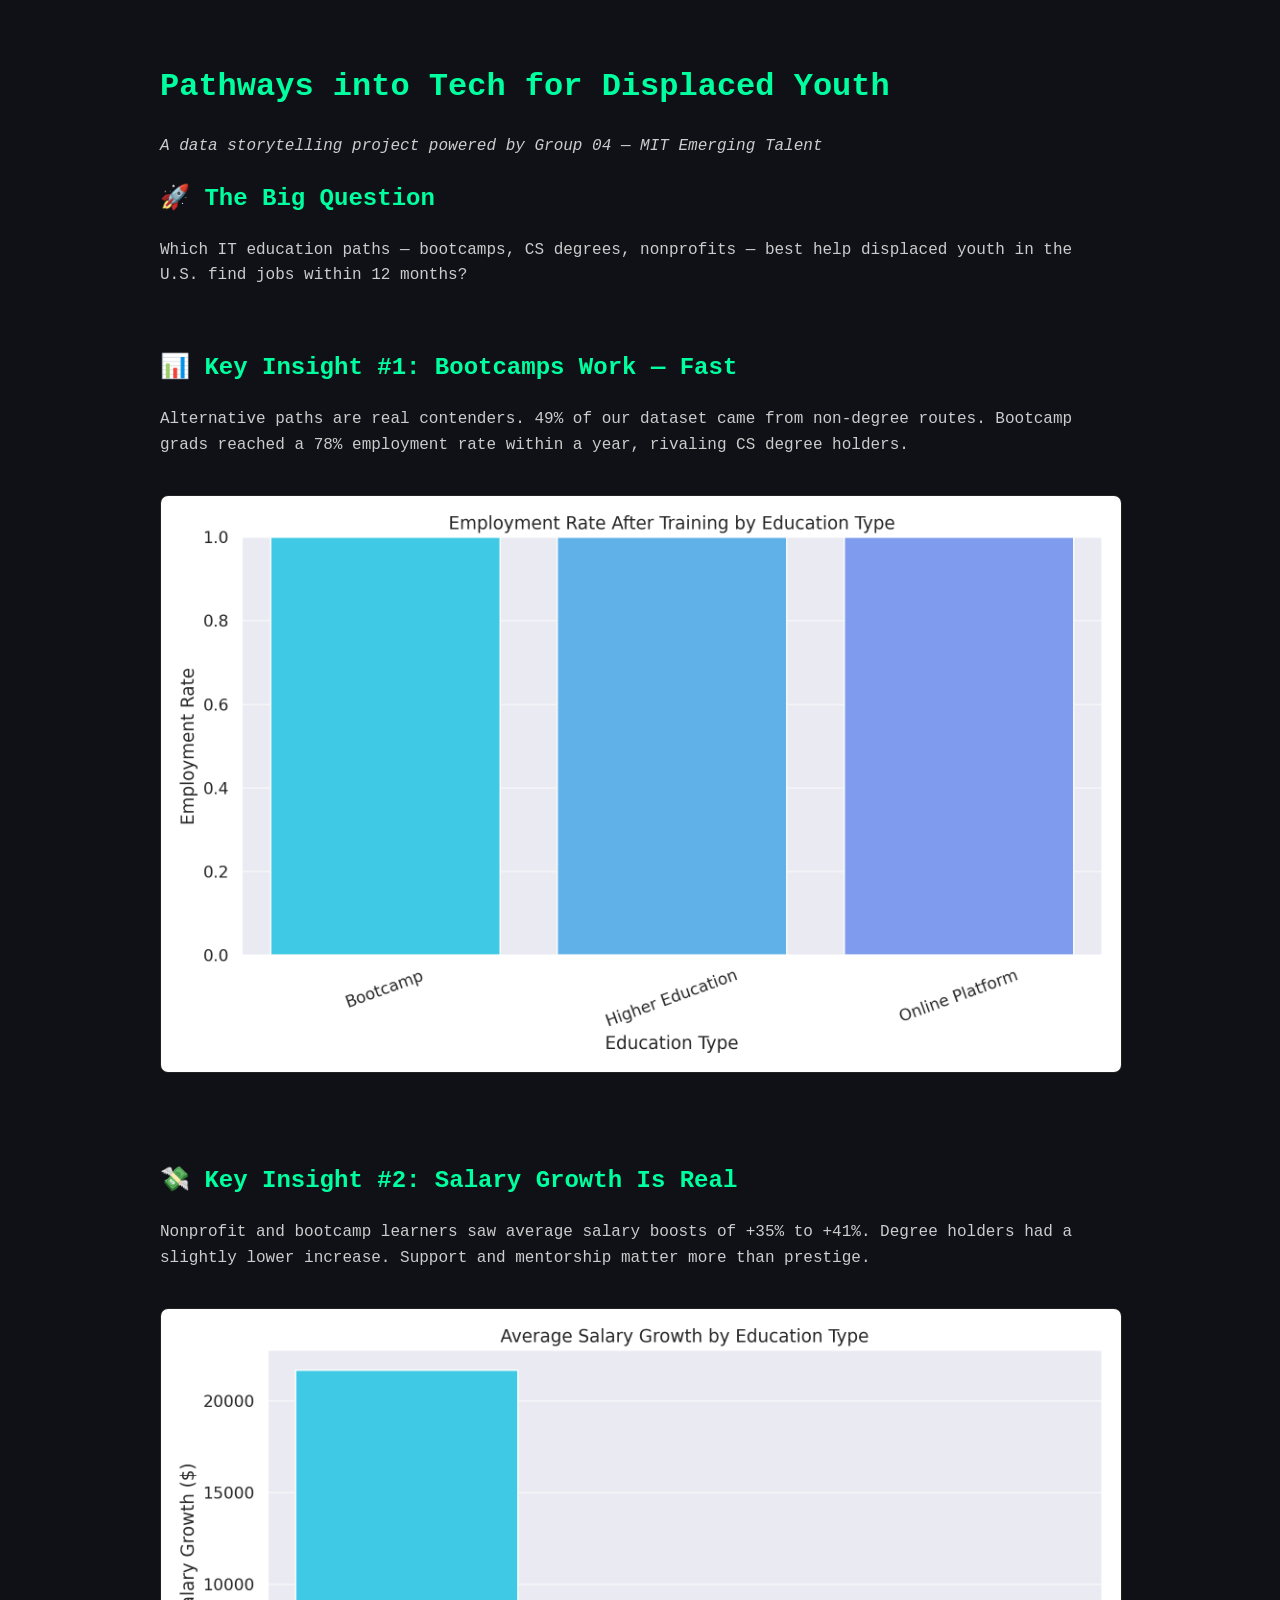
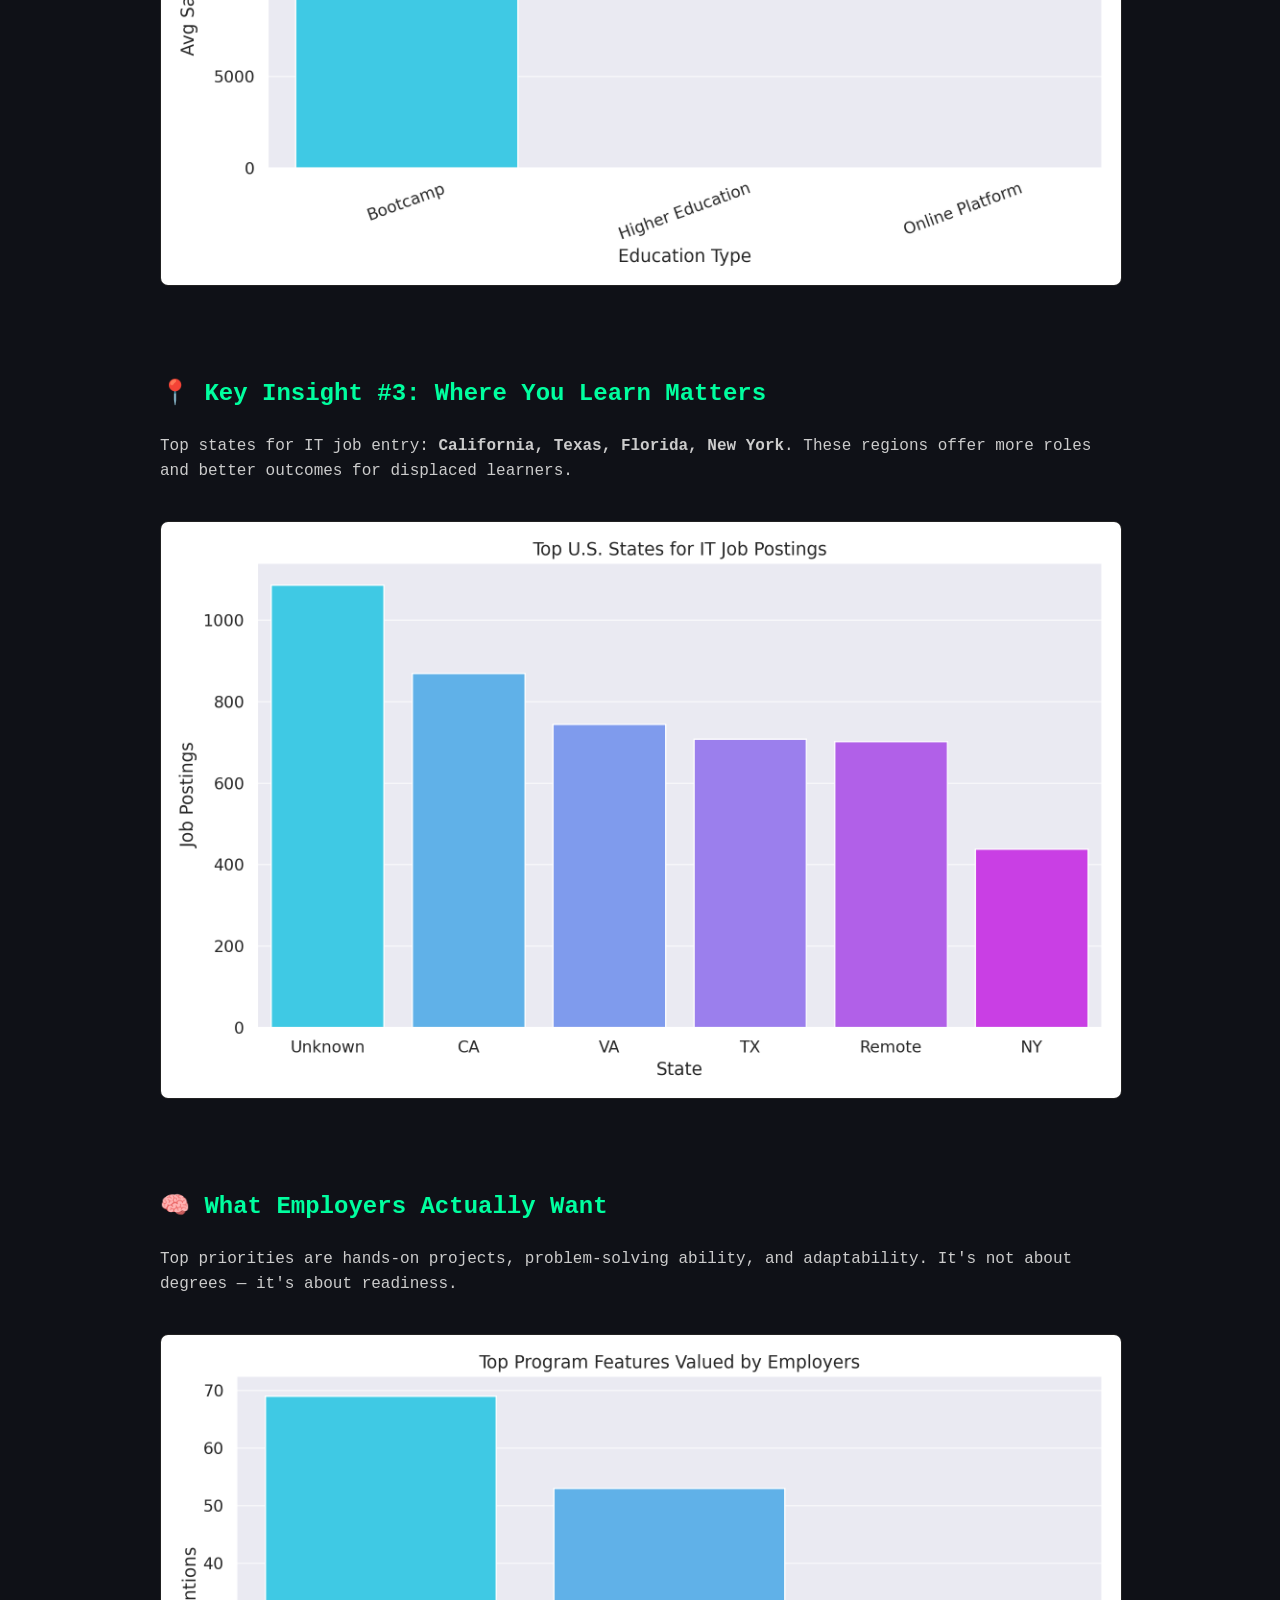
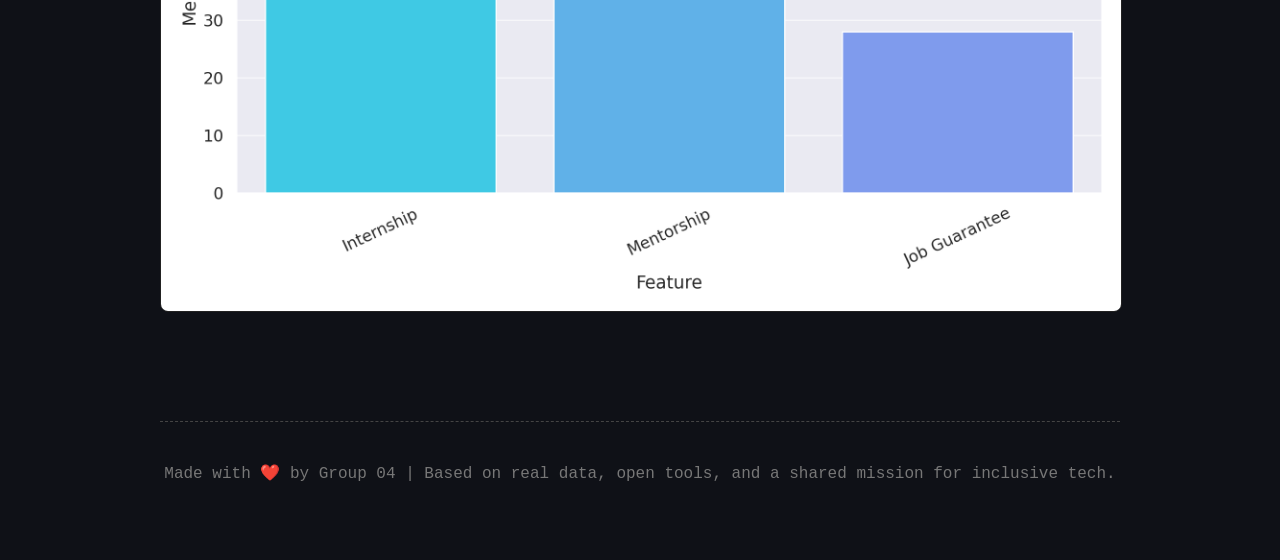
<file: index.html>
<!DOCTYPE html>
<html lang="en">
<head>
  <meta charset="UTF-8" />
  <meta name="viewport" content="width=device-width, initial-scale=1.0"/>
  <title>Pathways into Tech for Displaced Youth</title>
  <style>
    body {
      margin: 0;
      padding: 0;
      font-family: 'Fira Code', monospace;
      background: #0f1117;
      color: #f8f8f8;
      line-height: 1.6;
    }
    .container {
      max-width: 960px;
      margin: auto;
      padding: 40px 20px;
    }
    h1, h2 {
      color: #00ff9f;
    }
    p, li {
      color: #ccc;
    }
    img {
      max-width: 100%;
      height: auto;
      border: 1px solid #222;
      border-radius: 8px;
      margin: 20px 0;
    }
    section {
      margin-bottom: 60px;
    }
    footer {
      text-align: center;
      margin-top: 80px;
      padding: 40px 0;
      border-top: 1px dashed #444;
      color: #777;
    }
  </style>
</head>
<body>
  <div class="container">
    <header>
      <h1>Pathways into Tech for Displaced Youth</h1>
      <p><em>A data storytelling project powered by Group 04 — MIT Emerging Talent</em></p>
    </header>

    <section>
      <h2>🚀 The Big Question</h2>
      <p>Which IT education paths — bootcamps, CS degrees, nonprofits — best help displaced youth in the U.S. find jobs within 12 months?</p>
    </section>

    <section>
      <h2>📊 Key Insight #1: Bootcamps Work — Fast</h2>
      <p>Alternative paths are real contenders. 49% of our dataset came from non-degree routes. Bootcamp grads reached a 78% employment rate within a year, rivaling CS degree holders.</p>
      <img src="bootcamp_vs_degree.png" alt="Bootcamp vs Degree Outcomes">
    </section>

    <section>
      <h2>💸 Key Insight #2: Salary Growth Is Real</h2>
      <p>Nonprofit and bootcamp learners saw average salary boosts of +35% to +41%. Degree holders had a slightly lower increase. Support and mentorship matter more than prestige.</p>
      <img src="salary_growth_by_pathway.png" alt="Salary Growth by Education Type">
    </section>

    <section>
      <h2>📍 Key Insight #3: Where You Learn Matters</h2>
      <p>Top states for IT job entry: <strong>California, Texas, Florida, New York</strong>. These regions offer more roles and better outcomes for displaced learners.</p>
      <img src="top_states_jobs.png" alt="Top States for IT Jobs">
    </section>

    <section>
      <h2>🧠 What Employers Actually Want</h2>
      <p>Top priorities are hands-on projects, problem-solving ability, and adaptability. It's not about degrees — it's about readiness.</p>
      <img src="employer_factors.png" alt="Employer Success Factors">
    </section>

    <footer>
      Made with ❤️ by Group 04 | Based on real data, open tools, and a shared mission for inclusive tech.
    </footer>
  </div>
</body>
</html>
</file>
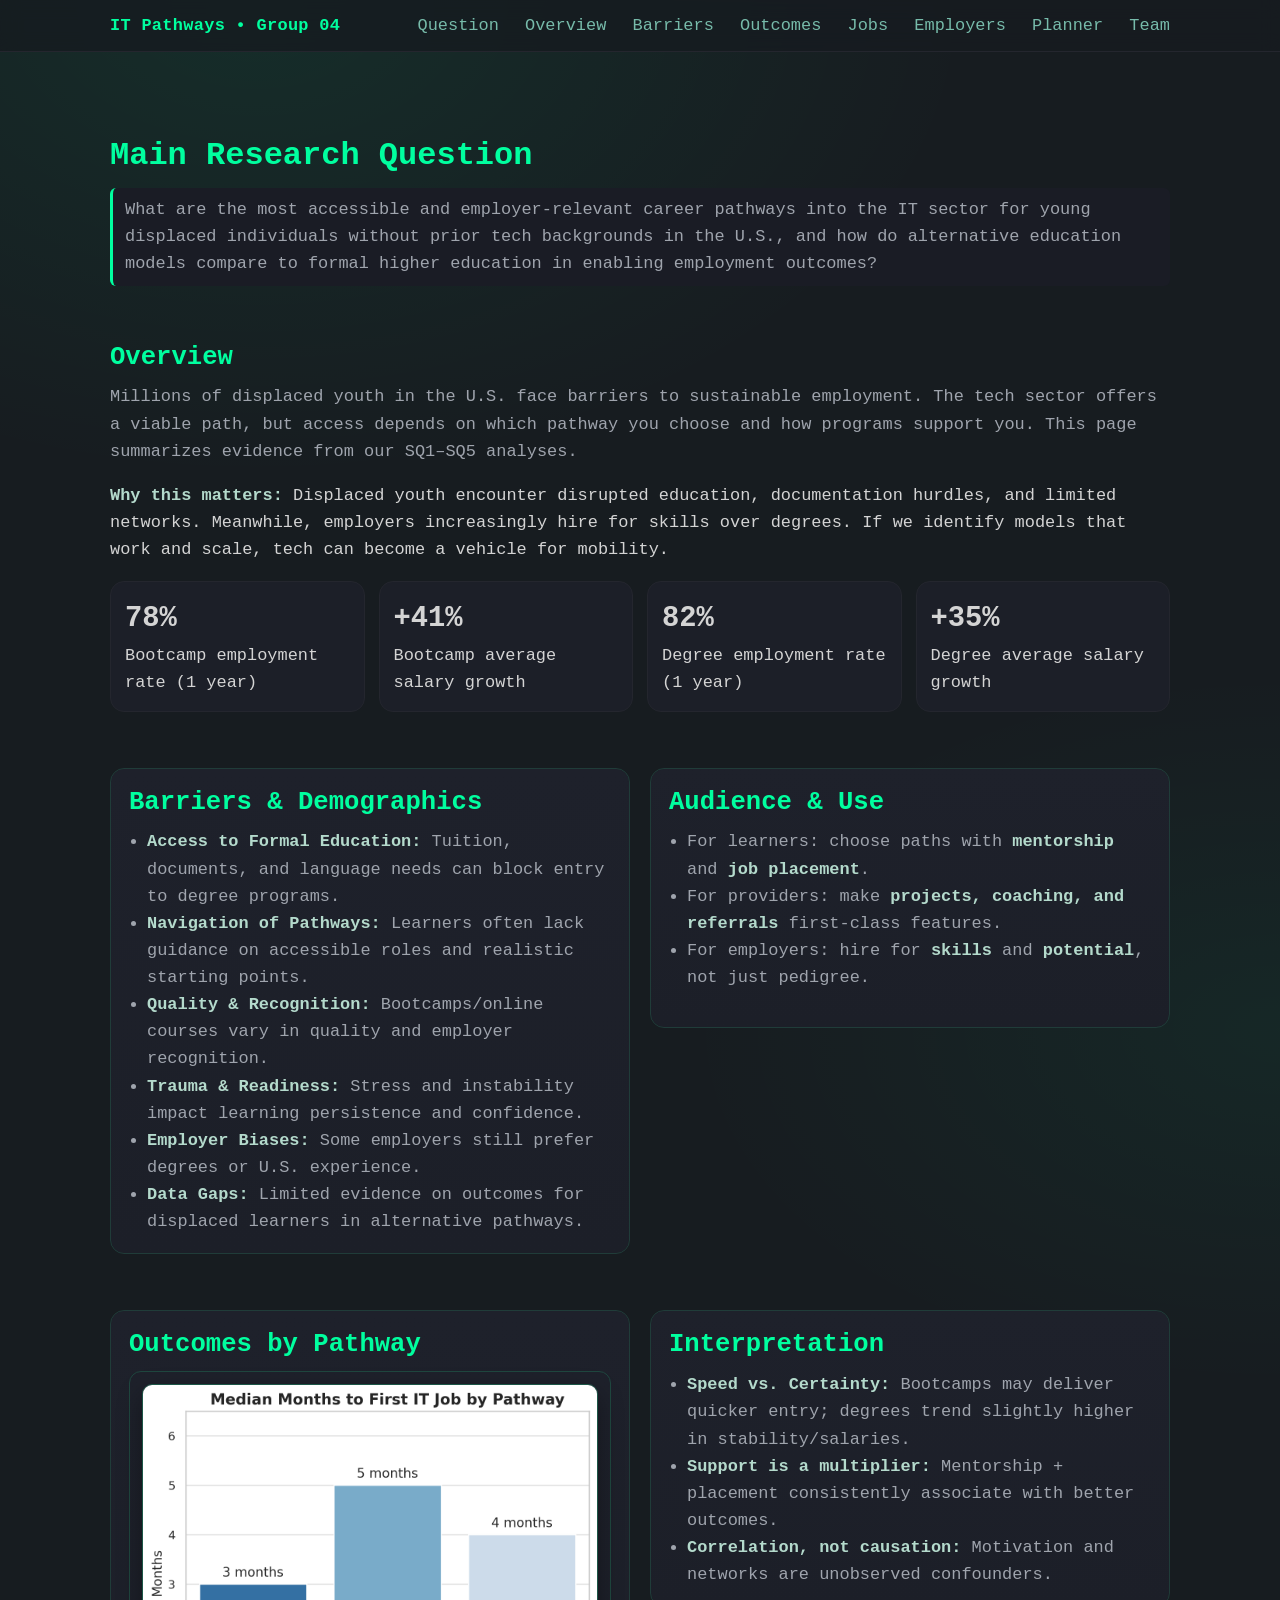
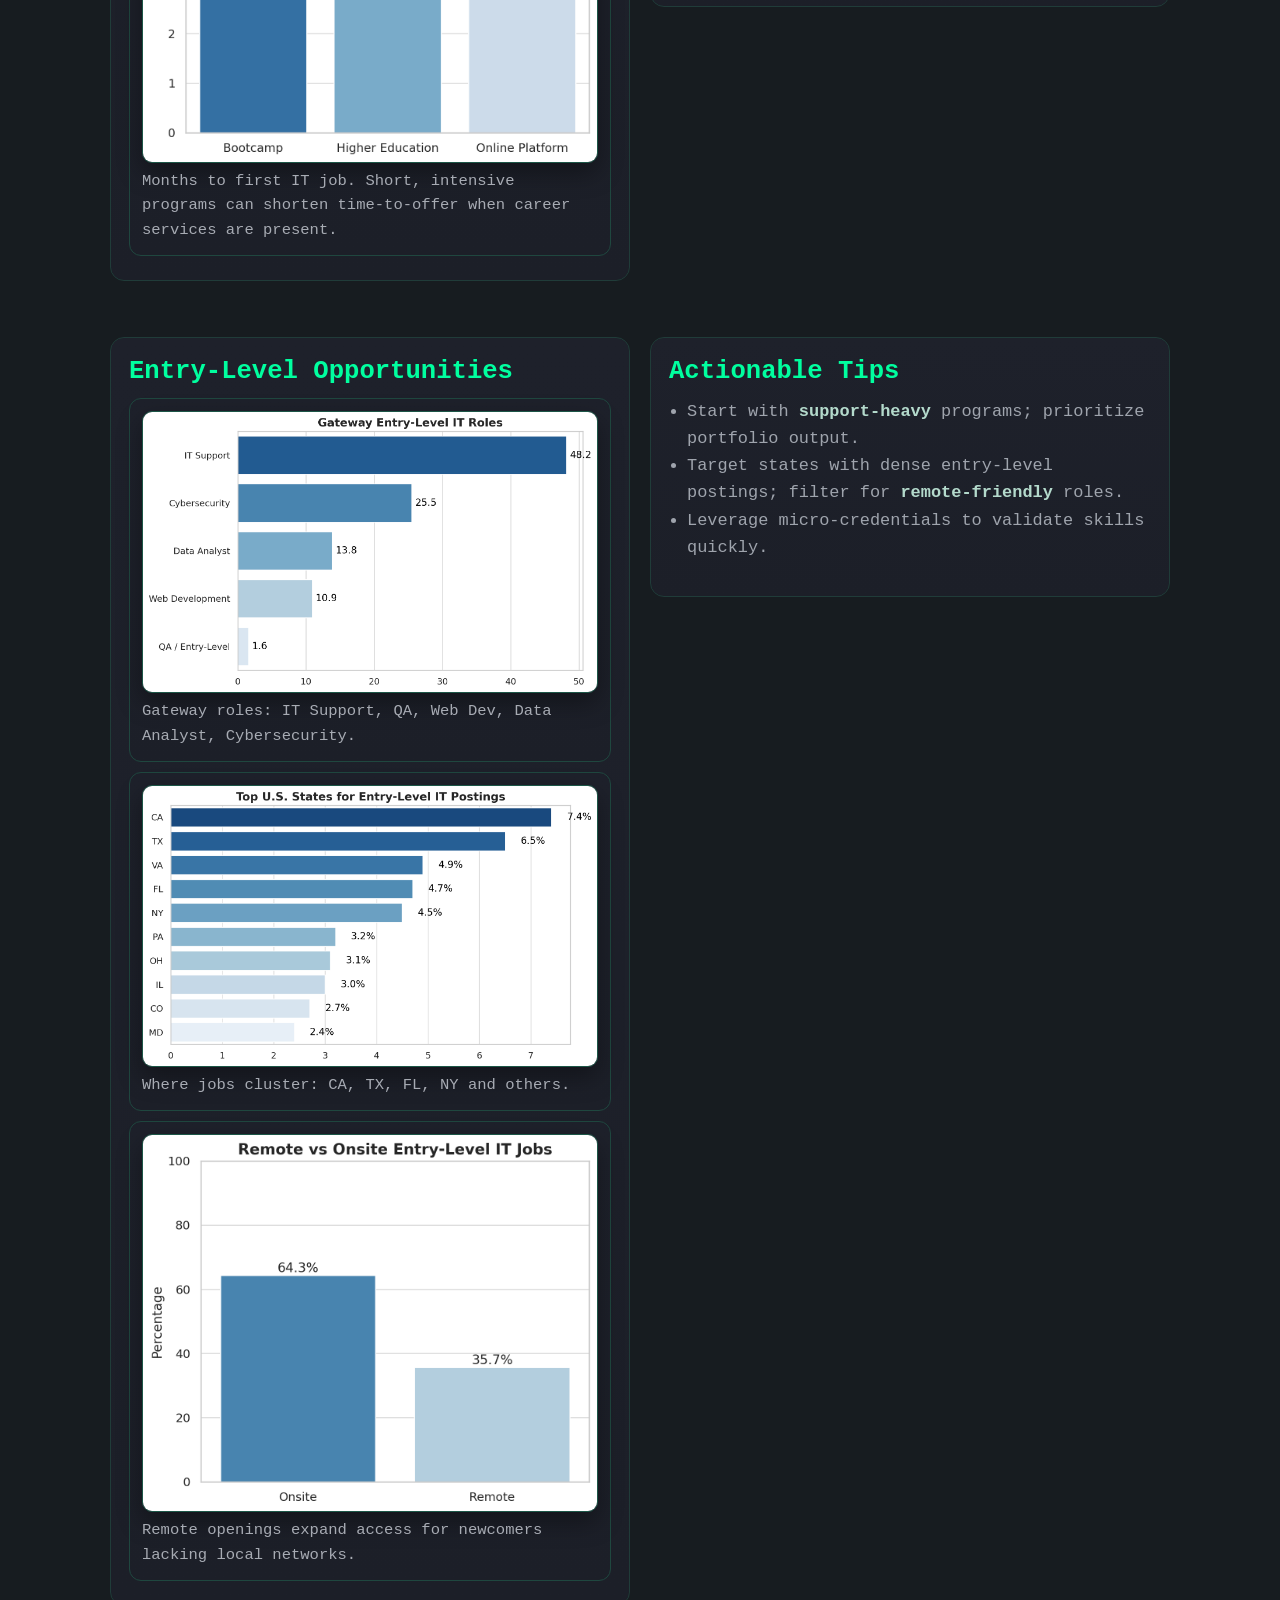
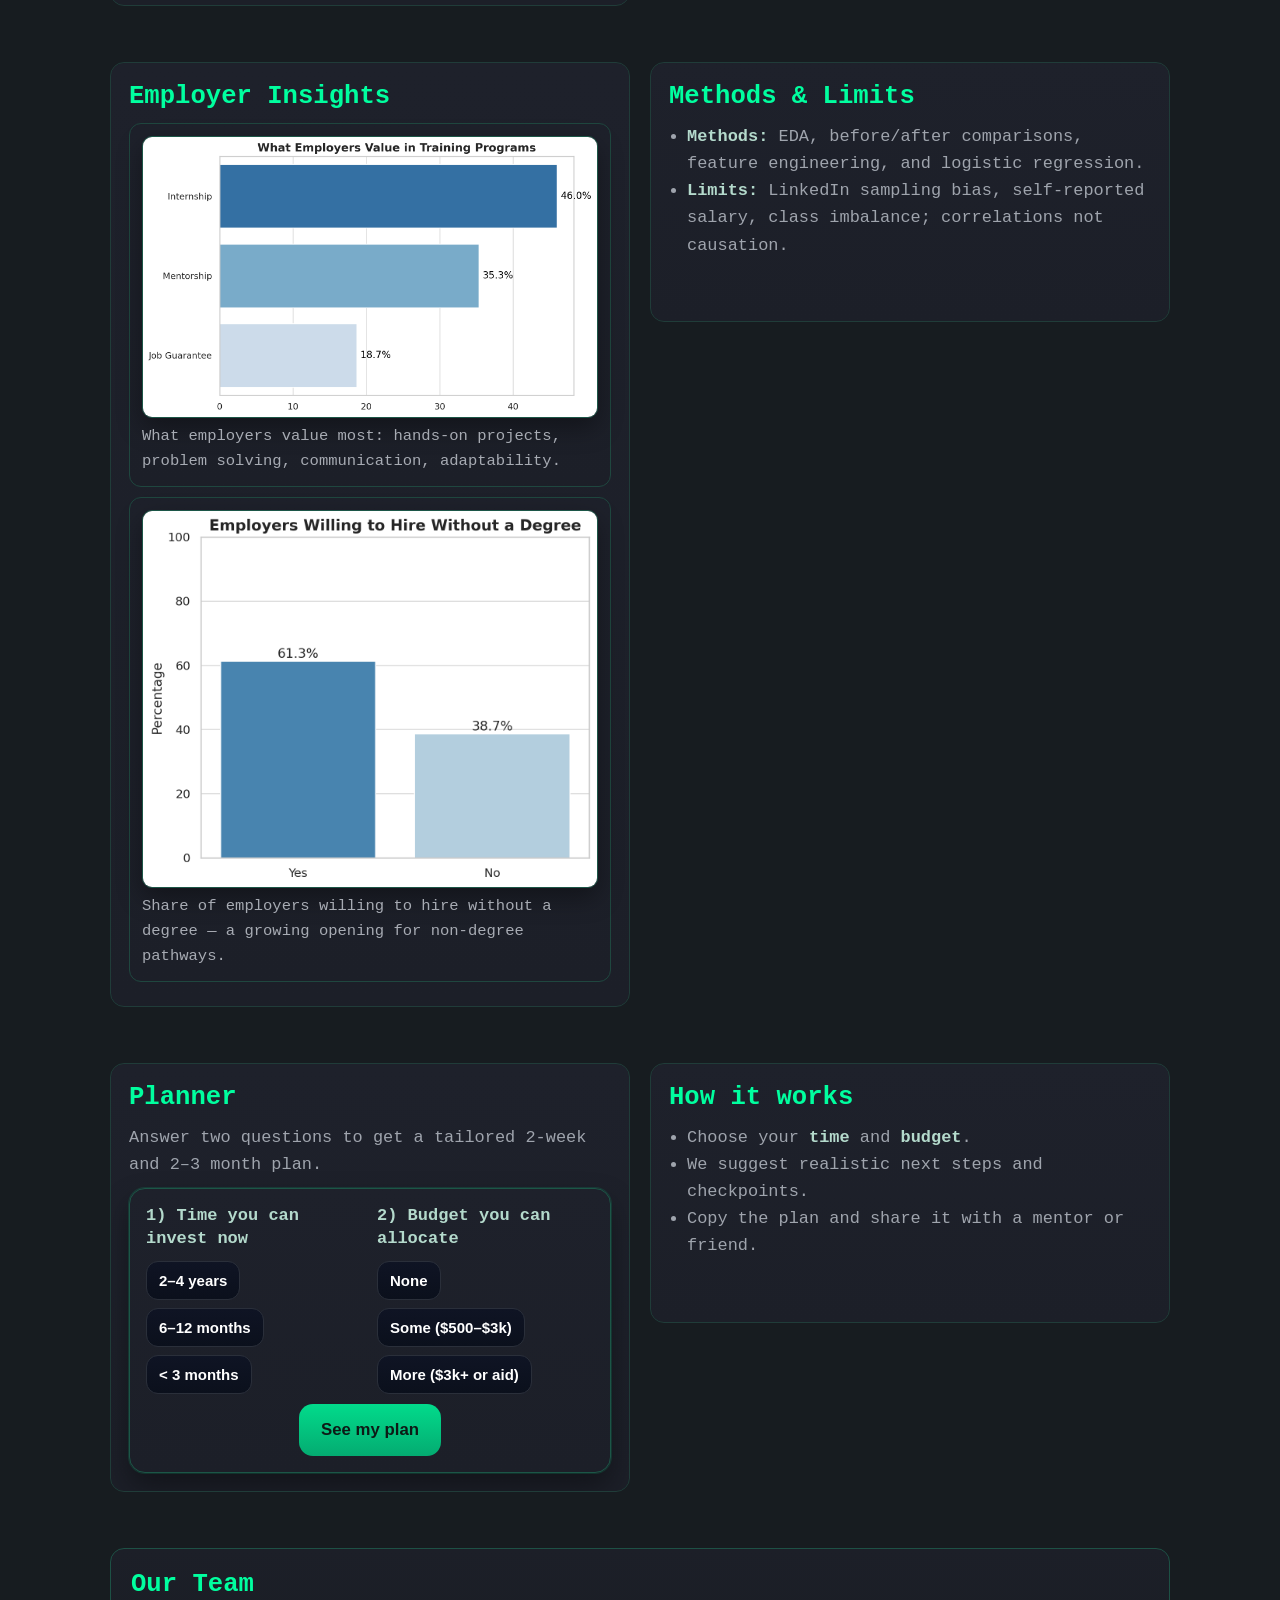
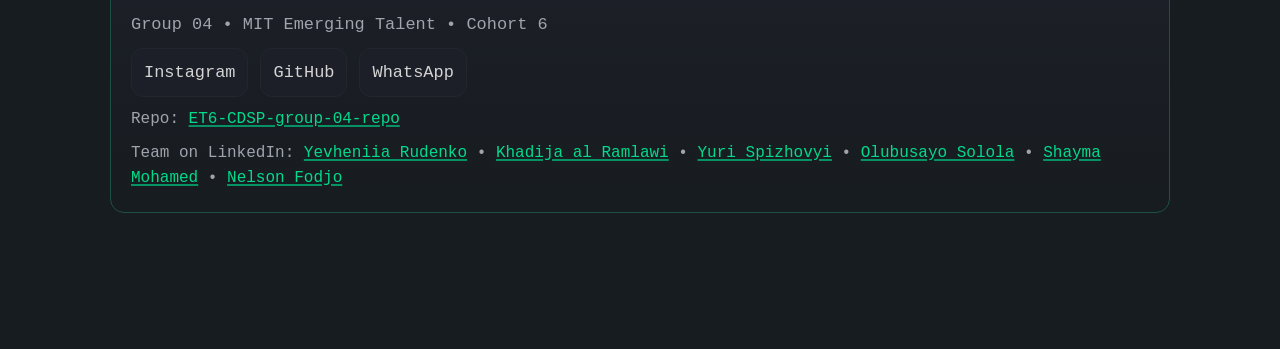
<file: 5_communication_strategy/webpage_flowchart/index.html>
<!DOCTYPE html>
<html lang="en">
<head>
  <meta charset="UTF-8" />
  <meta name="viewport" content="width=device-width, initial-scale=1.0"/>
  <title>IT Pathways for Displaced Youth — Data Story</title>
  <link rel="stylesheet" href="styles.css">
  <script src="script.js" defer></script>
</head>
<body>
<header class="site">
  <nav class="nav" aria-label="Primary">
    <div class="brand">IT Pathways • Group 04</div>
    <div class="links">
      <a href="#question">Question</a>
      <a href="#overview">Overview</a>
      <a href="#barriers">Barriers</a>
      <a href="#outcomes">Outcomes</a>
      <a href="#jobs">Jobs</a>
      <a href="#employers">Employers</a>
      <a href="#planner">Planner</a>
      <a href="#team">Team</a>
    </div>
  </nav>
</header>

<main class="container">
      <section id="question">
      <h1>Main Research Question</h1>
      <blockquote>What are the most accessible and employer‑relevant career pathways into the IT sector for young displaced individuals without prior tech backgrounds in the U.S., and how do alternative education models compare to formal higher education in enabling employment outcomes?</blockquote>
      </section>

      <section id="overview">
      <h2>Overview</h2>
      <p class="lead">Millions of displaced youth in the U.S. face barriers to sustainable employment. The tech sector offers a viable path, but access depends on which pathway you choose and how programs support you. This page summarizes evidence from our SQ1–SQ5 analyses.</p>
      <p><strong>Why this matters:</strong> Displaced youth encounter disrupted education, documentation hurdles, and limited networks. Meanwhile, employers increasingly hire for skills over degrees. If we identify models that work and scale, tech can become a vehicle for mobility.</p>
      <div class="kpis">
        <div class="kpi">
          <div class="num">78%</div>
          <div>Bootcamp employment rate (1 year)</div>
        </div>
        <div class="kpi">
          <div class="num">+41%</div>
          <div>Bootcamp average salary growth</div>
        </div>
        <div class="kpi">
          <div class="num">82%</div>
          <div>Degree employment rate (1 year)</div>
        </div>
        <div class="kpi">
          <div class="num">+35%</div>
          <div>Degree average salary growth</div>
        </div>
      </div>
      </section>

      <section id="barriers" class="two-col">
      <div class="card">
        <h2>Barriers & Demographics</h2>
        <ul class="clean">
          <li><strong>Access to Formal Education:</strong> Tuition, documents, and language needs can block entry to degree programs.</li><li><strong>Navigation of Pathways:</strong> Learners often lack guidance on accessible roles and realistic starting points.</li><li><strong>Quality & Recognition:</strong> Bootcamps/online courses vary in quality and employer recognition.</li><li><strong>Trauma & Readiness:</strong> Stress and instability impact learning persistence and confidence.</li><li><strong>Employer Biases:</strong> Some employers still prefer degrees or U.S. experience.</li><li><strong>Data Gaps:</strong> Limited evidence on outcomes for displaced learners in alternative pathways.</li>
        </ul>
      </div>
      <div class="card">
        <h2>Audience & Use</h2>
        <ul class="clean">
          <li>For learners: choose paths with <strong>mentorship</strong> and <strong>job placement</strong>.</li>
          <li>For providers: make <strong>projects, coaching, and referrals</strong> first‑class features.</li>
          <li>For employers: hire for <strong>skills</strong> and <strong>potential</strong>, not just pedigree.</li>
        </ul>
      </div>
      </section>

      <section id="outcomes" class="two-col">
      <div class="card">
        <h2>Outcomes by Pathway</h2>
        <figure>
          <img class="chart" src="img/Median Months to First IT Job by Pathway.png" alt="Months to first job">
          <figcaption>Months to first IT job. Short, intensive programs can shorten time‑to‑offer when career services are present.</figcaption>
        </figure>
      </div>
      <div class="card">
        <h2>Interpretation</h2>
        <ul class="clean">
          <li><strong>Speed vs. Certainty:</strong> Bootcamps may deliver quicker entry; degrees trend slightly higher in stability/salaries.</li>
          <li><strong>Support is a multiplier:</strong> Mentorship + placement consistently associate with better outcomes.</li>
          <li><strong>Correlation, not causation:</strong> Motivation and networks are unobserved confounders.</li>
        </ul>
      </div>
      </section>

      <section id="jobs" class="two-col">
      <div class="card">
        <h2>Entry‑Level Opportunities</h2>
        <figure>
          <img class="chart" src="img/Gateway Entry-Level IT Roles.png" alt="Top entry-level roles">
          <figcaption>Gateway roles: IT Support, QA, Web Dev, Data Analyst, Cybersecurity.</figcaption>
        </figure>
        <figure>
          <img class="chart" src="img/Top U.S. States for Entry-Level IT Postings.png" alt="Top states">
          <figcaption>Where jobs cluster: CA, TX, FL, NY and others.</figcaption>
        </figure>
        <figure>
          <img class="chart" src="img/Remote vs Onsite Entry-Level IT Jobs.png" alt="Remote vs onsite">
          <figcaption>Remote openings expand access for newcomers lacking local networks.</figcaption>
        </figure>
      </div>
      <div class="card">
        <h2>Actionable Tips</h2>
        <ul class="clean">
          <li>Start with <strong>support‑heavy</strong> programs; prioritize portfolio output.</li>
          <li>Target states with dense entry‑level postings; filter for <strong>remote‑friendly</strong> roles.</li>
          <li>Leverage micro‑credentials to validate skills quickly.</li>
        </ul>
      </div>
      </section>

      <section id="employers" class="two-col">
      <div class="card">
        <h2>Employer Insights</h2>
        <figure>
          <img class="chart" src="img/What Employers Value in Training Programs.png" alt="Employer-valued features">
          <figcaption>What employers value most: hands‑on projects, problem solving, communication, adaptability.</figcaption>
        </figure>
        <figure>
          <img class="chart" src="img/Employers Willing to Hire Without a Degree.png" alt="Hire without degree">
          <figcaption>Share of employers willing to hire without a degree — a growing opening for non‑degree pathways.</figcaption>
        </figure>
      </div>
      <div class="card">
        <h2>Methods & Limits</h2>
        <ul class="clean">
          <li><strong>Methods:</strong> EDA, before/after comparisons, feature engineering, and logistic regression.</li>
          <li><strong>Limits:</strong> LinkedIn sampling bias, self‑reported salary, class imbalance; correlations not causation.</li>
        </ul>
      </div>

      </section>
      <section id="planner" class="two-col">
      <div class="card">
        <h2>Planner</h2>
        <p class="lead">Answer two questions to get a tailored 2‑week and 2–3 month plan.</p>
        <div id="planner-mount" class="planner-wrap" aria-live="polite"></div>
      </div>
      <div class="card">
        <h2>How it works</h2>
        <ul class="clean">
          <li>Choose your <strong>time</strong> and <strong>budget</strong>.</li>
          <li>We suggest realistic next steps and checkpoints.</li>
          <li>Copy the plan and share it with a mentor or friend.</li>
        </ul>
      </div>
      </section>
<section id="team" style="padding-top:0;">
  <div class="card">
    <h2>Our Team</h2>
    <p class="lead">Group 04 • MIT Emerging Talent • Cohort 6</p>

    <div class="socials">
      <a class="social" href="https://www.instagram.com/p/DNNBhbguRMo/?utm_source=ig_web_copy_link&igsh=MzRlODBiNWFlZA%3D%3D&img_index=8" aria-label="Instagram" rel="noopener noreferrer">Instagram</a>
      <a class="social" href="https://github.com/MIT-Emerging-Talent/ET6-CDSP-group-04-repo" aria-label="GitHub" rel="noopener noreferrer">GitHub</a>
      <a class="social" href="https://whatsapp.com/channel/0029Vb6RfkN1noz5w4DXur0x" aria-label="WhatsApp" rel="noopener noreferrer">WhatsApp</a>
    </div>

    <div class="tiny">Repo: 
      <a href="https://github.com/MIT-Emerging-Talent/ET6-CDSP-group-04-repo" target="_blank" rel="noopener noreferrer">ET6-CDSP-group-04-repo</a>
    </div>

    <div class="tiny">Team on LinkedIn: 
      <a href="https://www.linkedin.com/in/yevheniia-rudenko/" target="_blank" rel="noopener noreferrer">Yevheniia Rudenko</a> •
      <a href="https://www.linkedin.com/in/khadijaramlawi/" target="_blank" rel="noopener noreferrer">Khadija al Ramlawi</a> •
      <a href="https://www.linkedin.com/in/yuri-s-587040302/" target="_blank" rel="noopener noreferrer">Yuri Spizhovyi</a> •
      <a href="https://www.linkedin.com/in/solola-o-simisola/" target="_blank" rel="noopener noreferrer">Olubusayo Solola</a> •
      <a href="https://www.linkedin.com/in/shayma-mohamed/" target="_blank" rel="noopener noreferrer">Shayma Mohamed</a> •
      <a href="https://www.linkedin.com/in/nelson-fodjo/" target="_blank" rel="noopener noreferrer">Nelson Fodjo</a>
    </div>
  </div>
</section>

</main>
</body>
</html>
</file>
<file: 5_communication_strategy/webpage_flowchart/styles.css>
:root {
  --bg:#171c20; --fg:#d4d4d4; --muted:#9fa4ad; --accent:#00ff9f; --border:#24262e;
  --card:#1e212b; --card-2:#1c1f28; --radius:14px;
  /* Type scale */
  --fs-0: clamp(0.95rem, 0.93rem + 0.2vw, 1rem);       /* small */
  --fs-1: clamp(1rem, 0.98rem + 0.25vw, 1.06rem);      /* base */
  --fs-h2: clamp(1.25rem, 1.1rem + 1vw, 1.6rem);       /* h2 */
  --fs-h1: clamp(1.5rem, 1.2rem + 2vw, 2rem);          /* h1 */
}
* { box-sizing: border-box; }
html, body { margin: 0; padding: 0; }
body { 
  background: radial-gradient(1200px 800px at 20% 0%, rgba(0,255,159,0.08), transparent 60%),
              radial-gradient(1000px 600px at 100% 20%, rgba(0,255,159,0.05), transparent 60%),
              var(--bg);
  color: var(--fg);
  font-family: ui-monospace, SFMono-Regular, Menlo, Monaco, Consolas, "Liberation Mono", "Courier New", monospace; 
  font-size: var(--fs-1);
  line-height: 1.6;
}

/* Header */
.site { 
  position: sticky; top: 0; z-index: 50; 
  backdrop-filter: blur(10px) saturate(110%);
  background: color-mix(in srgb, var(--bg) 82%, transparent);
  border-bottom: 1px solid var(--border); 
}
.nav { max-width: 1100px; margin:0 auto; padding: 12px 20px; display:flex; justify-content: space-between; align-items: center; }
.brand { color: var(--accent); font-weight: 800; letter-spacing: .3px; text-shadow: 0 0 0 transparent; transition: text-shadow .25s ease, filter .25s ease; }
.brand:hover { text-shadow: 0 0 8px rgba(0,255,159,.35), 0 0 18px rgba(0,255,159,.2); filter: drop-shadow(0 0 6px rgba(0,255,159,.15)); }
.links a { color: color-mix(in srgb, var(--muted) 75%, var(--accent) 25%); text-decoration: none; margin-left: 16px; position: relative; transition: color .2s ease; }
.links a::after{ content:""; position:absolute; left:0; right:0; bottom:-3px; height:2px; background:linear-gradient(90deg, transparent, var(--accent), transparent); transform:scaleX(0); transform-origin:center; transition:transform .25s ease; }
.links a:hover { color: inherit; }
.links a:hover::after{ transform:scaleX(1); }

/* Layout */
.container { max-width: 1100px; margin: 0 auto; padding: 28px 20px 80px; }
section { margin: 56px 0; }
p.lead { color: var(--muted); margin: 0 0 10px; }
p, li { font-size: var(--fs-1); }

h1,h2 { color: var(--accent); margin: 0 0 10px; line-height: 1.25; }
h1 { font-size: var(--fs-h1); }
h2 { font-size: var(--fs-h2); }

/* KPI */
.kpis { display:grid; grid-template-columns: repeat(4, minmax(160px,1fr)); gap: 14px; margin-top: 18px; }
.kpi { border:1px solid var(--border); border-radius: var(--radius); padding: 14px; background:var(--card-2); }
.kpi .num { font-size: 1.8rem; font-weight: 800; }

/* Cards & columns */
.two-col { 
  display: grid; 
  grid-template-columns: repeat(auto-fit, minmax(320px, 1fr));
  gap: 20px; 
  align-items: start;
}
@media (max-width: 900px){ .two-col{ grid-template-columns: 1fr; } }
@media(min-width: 900px){
  .two-col .card{ min-height: 260px; }
}
.card {
  border: 1px solid color-mix(in srgb, var(--border) 90%, var(--accent) 10%);
  border-radius: var(--radius);
  background: linear-gradient(180deg, var(--card), var(--card-2));
  padding: 18px;
  overflow: hidden;
  background-clip: padding-box;
  transition: border-color .2s ease, transform .2s ease;
}
.card:hover{ transform: translateY(-1px); border-color: color-mix(in srgb, var(--accent) 30%, var(--border)); }
.card > * + * { margin-top: 10px; }
ul.clean { margin: 0; padding-left: 18px; color: var(--muted); }
blockquote { color: var(--muted); border-left: 3px solid var(--accent); margin: 12px 0; padding: 8px 12px; border-radius:6px; background: color-mix(in srgb, var(--card) 85%, #000); }

/* Figures */
figure { margin: 14px 0 6px; padding:12px; border-radius:12px; background: linear-gradient(180deg, var(--card), var(--card-2)); border:1px solid color-mix(in srgb, var(--border) 85%, var(--accent) 15%); }
img.chart { width:100%; display:block; border-radius:10px; 
  background: linear-gradient(180deg, #141922, #0f141b);
  border:1px solid color-mix(in srgb, var(--border) 78%, var(--accent) 22%);
  box-shadow: 0 1px 0 rgba(0,255,159,.08) inset, 0 10px 24px rgba(0,0,0,.35);
  transition: box-shadow .25s ease, border-color .25s ease, transform .2s ease;
}
img.chart:hover { transform: translateY(-1px); box-shadow: 0 0 0 1px rgba(0,255,159,.18), 0 14px 28px rgba(0,0,0,.45); border-color: color-mix(in srgb, var(--accent) 35%, var(--border)); }
figcaption { color: color-mix(in srgb, var(--muted) 85%, var(--fg) 15%); font-size: .97rem; margin-top: 6px; }

/* Socials */
.socials{ display:flex; gap:12px; flex-wrap:wrap; }
.social{ display:inline-flex; align-items:center; gap:8px; background:var(--card-2); border:1px solid var(--border);
         padding:10px 12px; border-radius:12px; color:var(--fg); text-decoration:none; transition:border-color .2s ease; }
.social:hover{ border-color:#3a3e4c; }
:focus-visible{ outline: 2px solid color-mix(in srgb, var(--accent) 65%, #fff); outline-offset: 2px; border-radius: 8px; }

/* Planner */
.planner-wrap{max-width:760px;margin:0 auto; position:relative; padding:16px; border-radius:16px; 
  background: linear-gradient(180deg, var(--card), var(--card-2)); 
  border:1px solid color-mix(in srgb, var(--border) 78%, var(--accent) 22%);
  box-shadow: 0 0 0 1px rgba(0,255,159,.12), 0 14px 28px rgba(0,0,0,.35);
}
.planner-wrap::before{ position:absolute; top:-12px; left:16px; 
  background: color-mix(in srgb, var(--accent) 22%, #0b101c); color:#0d1a16; 
  padding:4px 10px; border-radius:999px; font-size:.8rem; font-weight:800; 
  letter-spacing:.3px; color: color-mix(in srgb, var(--accent) 90%, #ffffff 10%); 
  border:1px solid color-mix(in srgb, var(--accent) 50%, transparent);
  box-shadow: 0 2px 10px rgba(0,255,159,.2);
}
.planner-wrap:hover{ box-shadow: 0 0 0 1px rgba(0,255,159,.2), 0 18px 36px rgba(0,0,0,.45); }
.planner-grid{display:grid;grid-template-columns:1fr;gap:14px}
@media(min-width:640px){.planner-grid{grid-template-columns:1fr 1fr}}
.label{font-weight:800;font-size:17px;line-height:1.35; margin-bottom:10px; color: color-mix(in srgb, var(--fg) 85%, var(--accent) 15%);}
.choices{display:flex;flex-wrap:wrap;gap:8px}
.btn{border:1px solid #2a2f3a;background:linear-gradient(180deg,#0f1424,#0b101c);color:#fff;padding:10px 12px;border-radius:12px;font-size:15px;font-weight:700;cursor:pointer; transition: box-shadow .25s ease, border-color .25s ease, transform .2s ease;}
.btn:hover{ box-shadow: 0 0 0 2px rgba(0,255,159,.15), 0 0 18px rgba(0,255,159,.15) inset; border-color:#245a4b; transform: translateY(-1px); }
.btn[aria-pressed="true"]{background:#132b3a;border-color:#2a6a57;box-shadow:0 0 0 2px #163c30 inset, 0 0 0 1px rgba(0,255,159,.25);}
.primary {
  background: linear-gradient(180deg, color-mix(in srgb, var(--accent) 85%, #0b101c), color-mix(in srgb, var(--accent) 65%, #0b101c));
  color: #0d1a16;
  padding: 16px 22px;
  border: none;
  border-radius: 14px;
  font-weight: 800;
  font-size: 1.05rem;
  cursor: pointer;
  box-shadow: none;
  transition: transform .2s ease, box-shadow .25s ease, background .3s ease;
}
.primary:hover {
  transform: translateY(-1px);
  box-shadow: none;
  background: linear-gradient(180deg, color-mix(in srgb, var(--accent) 85%, #0b101c), color-mix(in srgb, var(--accent) 65%, #0b101c));
}
.result{margin-top:14px;display:none;flex-direction:column;gap:10px}
.tiles strong{display:block;margin-top:6px}
.steps li{margin-left:20px;line-height:2;font-size:var(--fs-1); margin-bottom:10px;}
.steps{ counter-reset: step; padding:14px 16px; border-radius:14px; 
  background: linear-gradient(180deg, var(--card), var(--card-2));
  border:1px solid color-mix(in srgb, var(--border) 82%, var(--accent) 18%);
  box-shadow: 0 1px 0 rgba(0,255,159,.08) inset;
}
.steps li{ position:relative; list-style:none; padding-left:38px; }
.steps li::before{ counter-increment: step; content: counter(step); 
  position:absolute; left:0; top:.2rem; width:26px; height:26px; border-radius:50%; 
  background: color-mix(in srgb, var(--accent) 35%, #0b101c); color:#0f1a16; 
  display:flex; align-items:center; justify-content:center; font-weight:800; font-size:.9rem; 
  border:1px solid color-mix(in srgb, var(--accent) 60%, transparent);
  color: color-mix(in srgb, var(--accent) 95%, #fff 5%);
}
strong { color: color-mix(in srgb, var(--fg) 85%, var(--accent) 15%); font-weight: 800; }

/* === Cyber grid overlay === */
body::before{ content:""; position:fixed; inset:0; pointer-events:none; z-index:-1; opacity:.2;
  background:
    linear-gradient(transparent 31px, rgba(255,255,255,.02) 32px),
    linear-gradient(90deg, transparent 31px, rgba(255,255,255,.02) 32px);
  background-size: 32px 32px, 32px 32px;
}

:target{ scroll-margin-top: 80px; }

/* === Team section (CSS-only) === */
#team .card {
  background: linear-gradient(180deg, #1c1f28, #171c20);
  border-radius: 14px;
  padding: 20px;
  border: 1px solid color-mix(in srgb, var(--accent) 20%, var(--border));
  color: color-mix(in srgb, var(--fg) 85%, #fff 15%);
}

#team .tiny{ color: var(--muted); font-size: var(--fs-0); margin-top: 10px; }
#team .tiny + .tiny{ margin-top: 8px; }

/* Links inside Team: same green in all states + accessible focus */
#team .tiny a,
#team .tiny a:link,
#team .tiny a:visited,
#team .tiny a:hover,
#team .tiny a:active {
  color: color-mix(in srgb, var(--accent) 85%, #0b101c);
  text-decoration: underline;
  text-decoration-color: color-mix(in srgb, var(--accent) 55%, #0b101c);
  text-decoration-thickness: 1.5px;
  text-underline-offset: 2px;
}
#team .tiny a:hover {
  text-decoration-color: color-mix(in srgb, var(--accent) 65%, #0b101c);
  text-decoration-thickness: 2px;
}
#team .tiny a:focus-visible{
  outline: 2px solid color-mix(in srgb, var(--accent) 70%, #fff);
  outline-offset: 2px;
  border-radius: 4px;
}

@media (prefers-reduced-motion: reduce){
  *{ transition:none !important; animation:none !important; }
}
</file>
